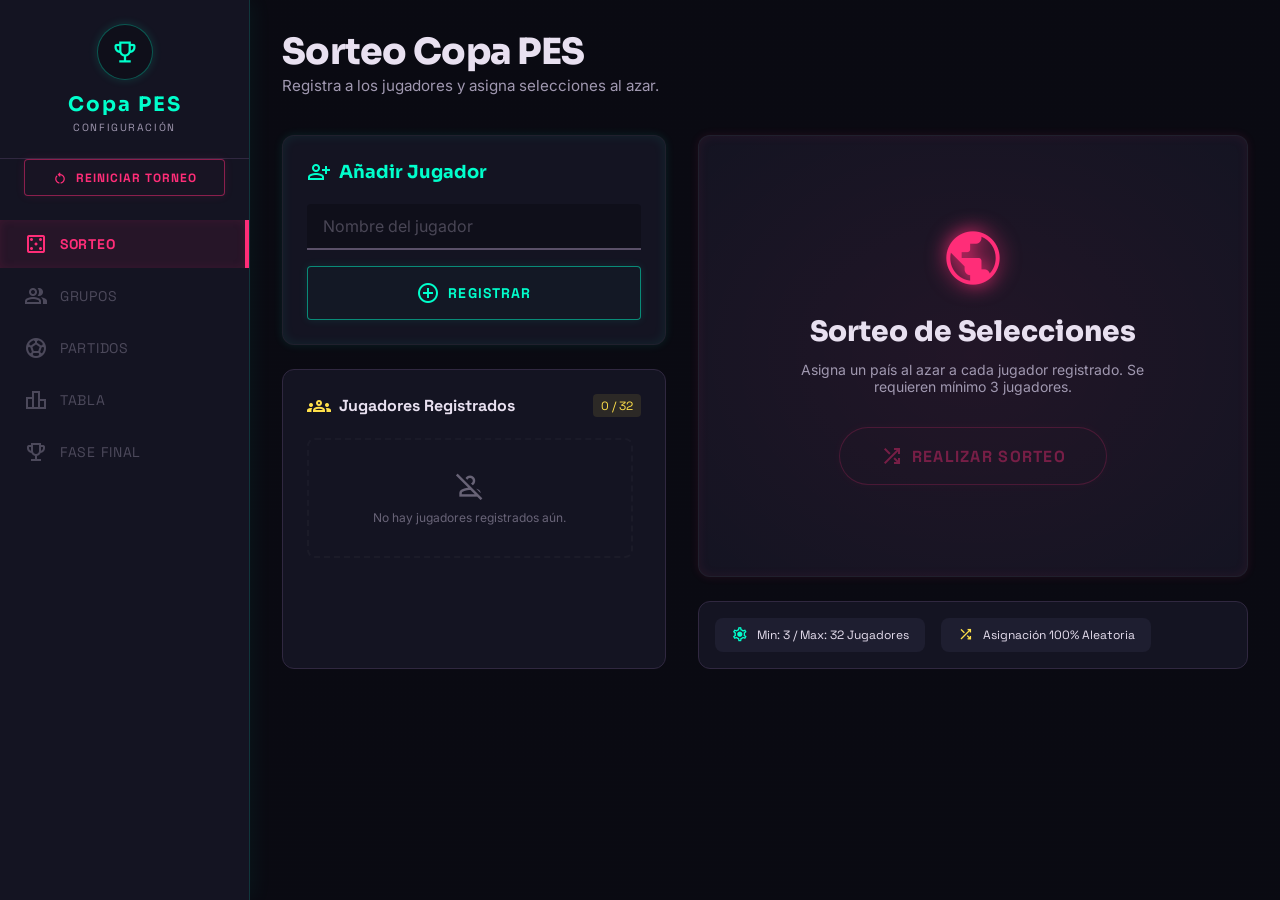
<file: index.html>
<!DOCTYPE html>
<html class="dark" lang="es">
<head>
    <meta charset="utf-8">
    <meta content="width=device-width, initial-scale=1.0" name="viewport">
    <title>Sorteo - Copa PES</title>
    <!-- Google Fonts & Material Symbols -->
    <link href="https://fonts.googleapis.com/css2?family=Sora:wght@400;600;700;800&family=Inter:wght@400;500;600&family=Space+Grotesk:wght@400;500;700&display=swap" rel="stylesheet">
    <link href="https://fonts.googleapis.com/css2?family=Material+Symbols+Outlined:wght,FILL@100..700,0..1&display=swap" rel="stylesheet">
    <!-- Custom Pure CSS -->
    <link rel="stylesheet" href="css/style.css">
</head>
<body>
    <!-- TopNavBar (Mobile Only) -->
    <nav class="mobile-header">
        <div class="neon-text-primary" style="font-family: var(--font-headline); font-weight: 900; font-size: 1.5rem; font-style: italic; letter-spacing: -0.05em;">Copa PES</div>
        <div>
            <button onclick="resetTournament()" class="btn btn-xs btn-primary">
                <span class="material-symbols-outlined" style="font-size: 1.25rem;">restart_alt</span>
            </button>
        </div>
    </nav>
    
    <!-- Mobile Top Nav Links (Scrollable) -->
    <div class="mobile-nav-scroll">
        <a class="mobile-nav-link active" href="index.html">Sorteo</a>
        <a class="mobile-nav-link" id="mobile-link-grupos" href="fase-de-grupos.html">Grupos</a>
        <a class="mobile-nav-link" id="mobile-link-partidos" href="partidos.html">Partidos</a>
        <a class="mobile-nav-link" id="mobile-link-tabla" href="tabla.html">Tabla</a>
        <a class="mobile-nav-link" id="mobile-link-fasefinal" href="fase-final.html">Fase Final</a>
    </div>

    <div class="app-container">
        <!-- SideNavBar (Desktop Only) -->
        <aside class="desktop-sidebar">
            <div class="sidebar-header">
                <div class="sidebar-logo-icon">
                    <span class="material-symbols-outlined text-secondary" style="font-size: 1.75rem;">emoji_events</span>
                </div>
                <div class="text-center">
                    <h1 class="neon-text-secondary" style="font-size: 1.25rem; letter-spacing: 0.1em;">Copa PES</h1>
                    <p class="font-label uppercase tracking-widest" style="font-size: 0.65rem; color: var(--on-surface-variant); margin-top: 0.25rem;">Configuración</p>
                </div>
            </div>
            
            <div style="padding: 0 1.5rem;">
                <button onclick="resetTournament()" class="btn btn-primary w-full" style="padding: 0.6rem; font-size: 0.75rem;">
                    <span class="material-symbols-outlined" style="font-size: 1rem;">restart_alt</span>
                    Reiniciar Torneo
                </button>
            </div>
            
            <nav class="sidebar-nav" id="navLinks">
                <a class="sidebar-nav-link active-primary" href="index.html">
                    <span class="material-symbols-outlined">casino</span>
                    <span>Sorteo</span>
                </a>
                <a class="sidebar-nav-link" id="link-grupos" href="fase-de-grupos.html">
                    <span class="material-symbols-outlined">group</span>
                    <span>Grupos</span>
                </a>
                <a class="sidebar-nav-link" id="link-partidos" href="partidos.html">
                    <span class="material-symbols-outlined">sports_soccer</span>
                    <span>Partidos</span>
                </a>
                <a class="sidebar-nav-link" id="link-tabla" href="tabla.html">
                    <span class="material-symbols-outlined">leaderboard</span>
                    <span>Tabla</span>
                </a>
                <a class="sidebar-nav-link" id="link-fasefinal" href="fase-final.html">
                    <span class="material-symbols-outlined">emoji_events</span>
                    <span>Fase Final</span>
                </a>
            </nav>
        </aside>

        <!-- Main Content Canvas -->
        <main class="main-content">
            <header class="page-header">
                <div>
                    <h2 class="page-title neon-text-primary" id="pageTitle">Sorteo Copa PES</h2>
                    <p class="page-subtitle" id="pageSubtitle">Registra a los jugadores y asigna selecciones al azar.</p>
                </div>
            </header>

            <div class="grid-container cols-12">
                <!-- Left Panel: Registration & Player List -->
                <section class="col-span-5" id="leftSection" style="display: flex; flex-direction: column; gap: 1.5rem;">
                    <!-- Registration Form -->
                    <div class="card neon-border-secondary" id="registrationCard">
                        <h3 class="card-title neon-text-secondary">
                            <span class="material-symbols-outlined">person_add</span>
                            Añadir Jugador
                        </h3>
                        <div class="form-group">
                            <input class="cyber-input" id="playerName" placeholder="Nombre del jugador" type="text" autocomplete="off">
                            <div id="registrationMsg" class="text-xs text-error hidden"></div>
                            <button class="btn btn-secondary w-full" id="addPlayerBtn" style="margin-top: 0.5rem;">
                                <span class="material-symbols-outlined">add_circle</span>
                                Registrar
                            </button>
                        </div>
                    </div>

                    <!-- Player List -->
                    <div class="card" style="flex: 1; display: flex; flex-direction: column; min-height: 300px; border-color: var(--outline-variant);">
                        <div style="display: flex; justify-content: space-between; align-items: center; margin-bottom: 1.25rem;">
                            <h3 class="font-label font-bold text-on-surface" style="font-size: 1rem; display: flex; align-items: center; gap: 0.5rem;">
                                <span class="material-symbols-outlined text-tertiary">groups</span>
                                Jugadores Registrados
                            </h3>
                            <span class="neon-text-tertiary font-label text-xs" id="playerCounter" style="background: rgba(255,224,74,0.1); padding: 0.2rem 0.5rem; border-radius: 4px;">0 / 32</span>
                        </div>
                        
                        <div class="custom-scrollbar" id="playerList" style="flex: 1; overflow-y: auto; padding-right: 0.5rem; display: flex; flex-direction: column; gap: 0.75rem;">
                            <!-- Empty State -->
                            <div id="emptyState" style="height: 120px; display: flex; flex-direction: column; align-items: center; justify-content: center; color: var(--on-surface-variant); opacity: 0.6; border: 2px dashed rgba(255,255,255,0.05); border-radius: 0.5rem;">
                                <span class="material-symbols-outlined" style="font-size: 2rem; margin-bottom: 0.5rem;">person_off</span>
                                <p class="text-xs">No hay jugadores registrados aún.</p>
                            </div>
                        </div>
                    </div>
                </section>

                <!-- Right Panel: Visualization / Group Draw -->
                <section class="col-span-7" id="rightSection" style="display: flex; flex-direction: column; gap: 1.5rem;">
                    <!-- Dynamic Draw Area -->
                    <div class="card neon-border-primary" id="drawBox" style="flex: 1; min-height: 420px; display: flex; flex-direction: column; align-items: center; justify-content: center;">
                        <div style="position: absolute; inset: 0; background: radial-gradient(ellipse at center, rgba(255,45,120,0.06), transparent); pointer-events: none;"></div>
                        
                        <div class="text-center w-full" id="drawContent" style="position: relative; z-index: 10; display: flex; flex-direction: column; align-items: center;">
                            <!-- Phase 1: Draw country trigger -->
                            <div id="drawPhaseCountry" style="display: flex; flex-direction: column; align-items: center;">
                                <span class="material-symbols-outlined text-primary" style="font-size: 4rem; margin-bottom: 1.5rem; filter: drop-shadow(0 0 10px var(--primary));">public</span>
                                <h3 style="font-size: 1.75rem; font-weight: 800; color: var(--on-surface); margin-bottom: 0.5rem;">Sorteo de Selecciones</h3>
                                <p class="page-subtitle" style="margin-bottom: 2rem; max-width: 380px; font-size: 0.875rem;">Asigna un país al azar a cada jugador registrado. Se requieren mínimo 3 jugadores.</p>
                                <button onclick="tryStartCountryDraw()" class="btn btn-pill btn-primary" id="drawTeamsBtn">
                                    <span class="material-symbols-outlined">shuffle</span>
                                    Realizar Sorteo
                                </button>
                            </div>
                        </div>
                    </div>

                    <!-- Config indicator footer panel -->
                    <div class="card" style="padding: 1rem; display: flex; gap: 1rem; overflow-x: auto; border-color: var(--outline-variant);">
                        <div style="display: flex; align-items: center; gap: 0.5rem; background-color: var(--surface-variant); padding: 0.5rem 1rem; border-radius: 0.5rem; white-space: nowrap;">
                            <span class="material-symbols-outlined text-secondary" style="font-size: 1.1rem;">settings</span>
                            <span class="font-label text-xs" id="infoMinMax">Min: 3 / Max: 32 Jugadores</span>
                        </div>
                        <div style="display: flex; align-items: center; gap: 0.5rem; background-color: var(--surface-variant); padding: 0.5rem 1rem; border-radius: 0.5rem; white-space: nowrap;">
                            <span class="material-symbols-outlined text-tertiary" style="font-size: 1.1rem;">shuffle</span>
                            <span class="font-label text-xs">Asignación 100% Aleatoria</span>
                        </div>
                    </div>
                </section>
            </div>
        </main>
    </div>

    <script src="js/app.js"></script>
    <script>
        let state = loadState();

        document.addEventListener('DOMContentLoaded', () => {
            checkPhaseRedirect();
            renderInitialUI();

            const input = document.getElementById('playerName');
            const addBtn = document.getElementById('addPlayerBtn');

            addBtn.addEventListener('click', () => {
                const name = input.value.trim();
                const res = addPlayer(state, name);
                const msgBox = document.getElementById('registrationMsg');
                
                if (res.success) {
                    msgBox.classList.add('hidden');
                    input.value = '';
                    renderPlayerList();
                    updateDrawButtonState();
                } else {
                    msgBox.textContent = res.message;
                    msgBox.classList.remove('hidden');
                }
            });

            input.addEventListener('keypress', (e) => {
                if (e.key === 'Enter') addBtn.click();
            });
        });

        function renderInitialUI() {
            renderPlayerList();
            updateDrawButtonState();
            updateNavigationLinks();

            if (state.currentPhase === "grupos_sorteo") {
                renderGroupDrawUI();
            }
        }

        function updateNavigationLinks() {
            const hasGroups = state.groups && state.groups.length > 0;

            const ids = ["link-grupos", "link-partidos", "link-tabla", "link-fasefinal", "mobile-link-grupos", "mobile-link-partidos"];
            ids.forEach(id => {
                const el = document.getElementById(id);
                if (el) {
                    if (hasGroups) {
                        el.style.opacity = '1';
                        el.style.pointerEvents = 'auto';
                    } else {
                        el.style.opacity = '0.4';
                        el.style.pointerEvents = 'none';
                    }
                }
            });
        }

        function renderPlayerList(revealedCount = null) {
            const list = document.getElementById('playerList');
            const counter = document.getElementById('playerCounter');

            if (state.players.length === 0) {
                list.innerHTML = `
                    <div id="emptyState" style="height: 120px; display: flex; flex-direction: column; align-items: center; justify-content: center; color: var(--on-surface-variant); opacity: 0.6; border: 2px dashed rgba(255,255,255,0.05); border-radius: 0.5rem;">
                        <span class="material-symbols-outlined" style="font-size: 2rem; margin-bottom: 0.5rem;">person_off</span>
                        <p class="text-xs">No hay jugadores registrados aún.</p>
                    </div>
                `;
                counter.textContent = "0 / 32";
                return;
            }

            list.innerHTML = '';

            state.players.forEach((player, index) => {
                const item = document.createElement('div');
                item.className = 'match-item';
                item.style.cursor = 'default';
                item.style.animation = 'fadeIn 0.3s ease-out forwards';
                
                const showTeam = player.team && (revealedCount === null || index < revealedCount);
                
                let teamInfo = '';
                if (showTeam) {
                    teamInfo = `
                        <div style="display: flex; align-items: center; gap: 0.5rem; margin-left: 1rem; background: rgba(255,45,120,0.1); padding: 0.25rem 0.5rem; border-radius: 4px; border: 1px solid rgba(255,45,120,0.2);">
                            <img src="https://flagcdn.com/w40/${player.team.code}.png" class="flag-img" style="width: 1.25rem; height: 0.8rem;">
                            <span class="font-label uppercase text-primary font-bold text-xs" style="letter-spacing: 0.05em;">${player.team.name}</span>
                        </div>
                    `;
                }

                item.innerHTML = `
                    <div style="display: flex; align-items: center; gap: 0.75rem; flex: 1;">
                        <div style="width: 2rem; height: 2rem; border-radius: 4px; background: rgba(0,255,204,0.1); display: flex; align-items: center; justify-content: center; text-align: center; color: var(--secondary); font-family: var(--font-headline); font-weight: 800; font-size: 0.875rem; border: 1px solid rgba(0,255,204,0.2);">${index + 1}</div>
                        <span style="font-weight: 600; color: var(--on-surface); font-size: 0.95rem;">${player.name}</span>
                        ${teamInfo}
                    </div>
                    ${state.currentPhase === 'sorteo' && revealedCount === null ? `
                        <button onclick="deletePlayer('${player.id}')" style="background: none; border: none; color: var(--on-surface-variant); cursor: pointer; transition: color 0.2s;" onmouseover="this.style.color='var(--error)'" onmouseout="this.style.color='var(--on-surface-variant)'">
                            <span class="material-symbols-outlined" style="font-size: 1.1rem;">close</span>
                        </button>
                    ` : ''}
                `;
                list.appendChild(item);
            });

            counter.textContent = `${state.players.length} / 32`;
        }

        function deletePlayer(id) {
            state = removePlayer(state, id);
            renderPlayerList();
            updateDrawButtonState();
        }

        function updateDrawButtonState() {
            const btn = document.getElementById('drawTeamsBtn');
            if (btn) {
                btn.disabled = state.players.length < 3;
            }
        }

        function startCountryDrawAnimation() {
            const drawContent = document.getElementById('drawContent');
            const regCard = document.getElementById('registrationCard');
            
            if (regCard) {
                regCard.style.opacity = '0.3';
                regCard.style.pointerEvents = 'none';
            }

            performSorteoEquipos(state);
            renderPlayerList(0); // Render list with 0 revealed teams

            let playerIdx = 0;
            drawNextPlayerCountry();

            function drawNextPlayerCountry() {
                if (playerIdx >= state.players.length) {
                    setTimeout(() => {
                        renderGroupDrawUI();
                        renderPlayerList();
                    }, 1000);
                    return;
                }

                const player = state.players[playerIdx];
                let cycleIdx = 0;
                let duration = 60;
                const totalCycles = 12;

                drawContent.innerHTML = `
                    <div style="display: flex; flex-direction: column; align-items: center; width: 100%;">
                        <h4 class="font-label uppercase text-secondary tracking-widest" style="font-size: 0.75rem; margin-bottom: 0.5rem;">Asignando Selección Para:</h4>
                        <h3 class="neon-text-secondary" style="font-size: 2.25rem; font-weight: 900; margin-bottom: 2rem;">${player.name}</h3>
                        
                        <div id="flagDisplay" style="position: relative; width: 220px; height: 160px; background-color: var(--surface-variant); border: 2px solid rgba(0,255,204,0.4); border-radius: 0.75rem; display: flex; flex-direction: column; align-items: center; justify-content: center; box-shadow: 0 0 20px rgba(0,255,204,0.08); transition: all 0.3s;">
                            <img src="https://flagcdn.com/w160/ar.png" id="animFlag" class="sorteo-cycling" style="width: 120px; height: 75px; object-fit: cover; border-radius: 4px; box-shadow: 0 4px 10px rgba(0,0,0,0.3);">
                            <span id="animName" class="font-label uppercase tracking-wider text-on-background font-bold text-sm" style="margin-top: 1rem;">Argentina</span>
                        </div>
                    </div>
                `;

                const animFlag = document.getElementById('animFlag');
                const animName = document.getElementById('animName');

                function cycle() {
                    const randomTeam = TEAMS_DATABASE[Math.floor(Math.random() * TEAMS_DATABASE.length)];
                    animFlag.src = `https://flagcdn.com/w160/${randomTeam.code}.png`;
                    animName.textContent = randomTeam.name;

                    cycleIdx++;
                    if (cycleIdx < totalCycles) {
                        duration += 15;
                        setTimeout(cycle, duration);
                    } else {
                        // Real country
                        animFlag.classList.remove('sorteo-cycling');
                        animFlag.src = `https://flagcdn.com/w160/${player.team.code}.png`;
                        animName.textContent = player.team.name;
                        
                        const display = document.getElementById('flagDisplay');
                        display.style.borderColor = 'var(--primary)';
                        display.style.boxShadow = '0 0 30px rgba(255,45,120,0.3)';
                        
                        animName.className = "neon-text-primary";
                        animName.style.fontSize = "1.1rem";
                        animName.style.fontWeight = "900";
                        animName.style.letterSpacing = "0.08em";
                        animName.style.marginTop = "1rem";
                        animName.style.textTransform = "uppercase";

                        renderPlayerList(playerIdx + 1); // Reveal this player's country in list dynamically!

                        playerIdx++;
                        setTimeout(drawNextPlayerCountry, 1200);
                    }
                }
                
                setTimeout(cycle, duration);
            }
        }

        function renderGroupDrawUI() {
            document.getElementById('pageTitle').textContent = "Sorteo de Grupos";
            document.getElementById('pageSubtitle').textContent = "Distribuye las selecciones en sus respectivos grupos para iniciar el torneo.";

            const regCard = document.getElementById('registrationCard');
            if (regCard) {
                regCard.style.opacity = '1';
                regCard.style.pointerEvents = 'auto';
                regCard.style.borderColor = 'rgba(255,255,255,0.05)';
                regCard.innerHTML = `
                    <div class="text-center" style="padding: 1.5rem 0; opacity: 0.6;">
                        <span class="material-symbols-outlined" style="font-size: 2.5rem; color: var(--outline); margin-bottom: 0.5rem;">lock</span>
                        <p class="font-label uppercase font-bold text-xs" style="color: var(--outline); letter-spacing: 0.1em;">Registro Cerrado</p>
                        <p class="text-xs text-on-surface-variant mt-1" style="font-size: 0.75rem;">${state.players.length} jugadores listos</p>
                    </div>
                `;
            }

            const drawContent = document.getElementById('drawContent');
            const N = state.players.length;
            const config = getTournamentConfig(N);

            drawContent.innerHTML = `
                <div style="display: flex; flex-direction: column; align-items: center; width: 100%;">
                    <span class="material-symbols-outlined text-tertiary" style="font-size: 4rem; margin-bottom: 1.5rem; filter: drop-shadow(0 0 10px var(--tertiary));">group_work</span>
                    <h3 style="font-size: 1.75rem; font-weight: 800; color: var(--on-surface); margin-bottom: 0.5rem;">Distribución de Grupos</h3>
                    <p class="page-subtitle" style="margin-bottom: 2rem; max-width: 420px; font-size: 0.875rem;">
                        El torneo se dividirá en <strong class="text-secondary">${config.G} grupo(s)</strong>.
                        Clasifican los mejores <strong class="text-tertiary">${config.K} equipos</strong> a la Fase Final (${config.round === 'final' ? 'Gran Final' : config.round === 'sf' ? 'Semifinales' : 'Cuartos'}).
                    </p>
                    
                    <button onclick="tryStartGroupDraw()" class="btn btn-pill btn-secondary" id="drawGroupsBtn">
                        <span class="material-symbols-outlined">grid_view</span>
                        Sortear Grupos
                    </button>
                </div>
            `;
        }

        function startGroupDrawAnimation() {
            const drawContent = document.getElementById('drawContent');
            
            performSorteoGrupos(state);

            drawContent.innerHTML = `
                <div style="width: 100%; display: flex; flex-direction: column; align-items: center;">
                    <h3 class="neon-text-secondary uppercase" style="font-size: 1.25rem; font-weight: 900; margin-bottom: 1.5rem; animation: blink 1s infinite;">Sorteando Grupos...</h3>
                    <div id="groupsContainer" style="display: grid; grid-template-columns: 1fr; gap: 1rem; width: 100%; max-width: 580px;">
                        <!-- Groups injected dynamically -->
                    </div>
                </div>
            `;

            const container = document.getElementById('groupsContainer');
            // If more than 2 groups, adjust grid columns
            if (state.groups.length > 2) {
                container.style.gridTemplateColumns = "1fr 1fr";
            }
            if (window.innerWidth < 640) {
                container.style.gridTemplateColumns = "1fr";
            }

            let grpIdx = 0;
            showNextGroup();

            function showNextGroup() {
                if (grpIdx >= state.groups.length) {
                    setTimeout(() => {
                        const actionDiv = document.createElement('div');
                        actionDiv.style.gridColumn = '1 / -1';
                        actionDiv.style.display = 'flex';
                        actionDiv.style.flexDirection = 'column';
                        actionDiv.style.alignItems = 'center';
                        actionDiv.style.marginTop = '1.5rem';
                        actionDiv.style.animation = 'fadeIn 0.5s ease-out forwards';
                        actionDiv.innerHTML = `
                            <button onclick="startTournamentPlay()" class="btn btn-pill btn-primary" style="font-size: 1.25rem; padding: 1.25rem 3rem; box-shadow: 0 0 25px rgba(255,45,120,0.25);">
                                INICIAR TORNEO
                            </button>
                        `;
                        container.appendChild(actionDiv);
                    }, 500);
                    return;
                }

                const group = state.groups[grpIdx];
                const card = document.createElement('div');
                card.className = 'card high';
                card.style.padding = '1rem';
                card.style.textAlign = 'left';
                card.style.opacity = '0';
                card.style.transform = 'translateY(15px)';
                card.style.transition = 'all 0.4s ease';
                
                let teamsListHTML = '';
                group.teams.forEach(t => {
                    teamsListHTML += `
                        <div style="display: flex; align-items: center; gap: 0.5rem; padding: 0.4rem 0; border-bottom: 1px solid rgba(255,255,255,0.03);">
                            <img src="https://flagcdn.com/w40/${t.code}.png" class="flag-img" style="width: 1.1rem; height: 0.7rem;">
                            <div style="overflow: hidden;">
                                <p style="font-size: 0.8rem; font-weight: 700; color: var(--on-surface); overflow: hidden; text-overflow: ellipsis; white-space: nowrap;">${t.name}</p>
                                <p class="font-label" style="font-size: 0.6rem; color: var(--on-surface-variant); text-transform: uppercase; margin-top: -0.1rem;">${t.playerName}</p>
                            </div>
                        </div>
                    `;
                });

                card.innerHTML = `
                    <h4 class="font-headline neon-text-secondary" style="font-size: 0.95rem; font-weight: 900; border-bottom: 1px solid rgba(0,255,204,0.2); padding-bottom: 0.4rem; margin-bottom: 0.5rem; letter-spacing: 0.08em; text-transform: uppercase;">${group.name}</h4>
                    <div style="display: flex; flex-direction: column;">
                        ${teamsListHTML}
                    </div>
                `;

                container.appendChild(card);
                
                setTimeout(() => {
                    card.style.opacity = '1';
                    card.style.transform = 'translateY(0)';
                }, 50);

                grpIdx++;
                setTimeout(showNextGroup, 500);
            }
        }

        function startTournamentPlay() {
            window.location.href = "fase-de-grupos.html";
        }

        function tryStartCountryDraw() {
            const hasTeams = state.players.some(p => p.team !== null);
            if (hasTeams) {
                showCustomModal({
                    title: '¿Reiniciar Sorteo?',
                    message: 'Ya se han asignado selecciones a los jugadores. Si continúas, se borrarán las asignaciones y se realizará un nuevo sorteo. ¿Deseas continuar?',
                    icon: 'warning',
                    type: 'confirm',
                    onConfirm: () => {
                        startCountryDrawAnimation();
                    }
                });
            } else {
                startCountryDrawAnimation();
            }
        }

        function tryStartGroupDraw() {
            const hasGroups = state.groups && state.groups.length > 0;
            if (hasGroups) {
                showCustomModal({
                    title: '¿Reiniciar Sorteo de Grupos?',
                    message: 'Los grupos ya han sido sorteados. Si procedes, se borrarán todos los grupos y el progreso actual de los partidos. ¿Deseas continuar?',
                    icon: 'warning',
                    type: 'confirm',
                    onConfirm: () => {
                        startGroupDrawAnimation();
                    }
                });
            } else {
                startGroupDrawAnimation();
            }
        }

        function showCustomModal(options) {
            const modal = document.getElementById('customModal');
            const titleEl = document.getElementById('customModalTitle');
            const messageEl = document.getElementById('customModalMessage');
            const iconEl = document.getElementById('customModalIcon');
            const confirmBtn = document.getElementById('customModalConfirmBtn');
            const cancelBtn = document.getElementById('customModalCancelBtn');
            
            titleEl.textContent = options.title || 'Alerta';
            messageEl.textContent = options.message || '';
            iconEl.textContent = options.icon || 'warning';
            iconEl.className = `material-symbols-outlined ${options.iconClass || 'text-primary'}`;
            
            // Adjust modal border color based on theme
            const contentBox = modal.querySelector('.modal-content');
            if (options.type === 'confirm') {
                contentBox.style.borderColor = 'rgba(255, 45, 120, 0.4)';
                contentBox.style.boxShadow = '0 0 25px rgba(255, 45, 120, 0.15)';
                cancelBtn.style.display = 'inline-block';
            } else if (options.type === 'success') {
                contentBox.style.borderColor = 'rgba(0, 255, 204, 0.4)';
                contentBox.style.boxShadow = '0 0 25px rgba(0, 255, 204, 0.15)';
                cancelBtn.style.display = 'none';
                iconEl.className = 'material-symbols-outlined text-secondary';
            } else {
                contentBox.style.borderColor = 'rgba(255, 224, 74, 0.4)';
                contentBox.style.boxShadow = '0 0 25px rgba(255, 224, 74, 0.15)';
                cancelBtn.style.display = 'none';
            }
            
            confirmBtn.onclick = () => {
                modal.classList.add('hidden');
                if (options.onConfirm) options.onConfirm();
            };
            
            cancelBtn.onclick = () => {
                modal.classList.add('hidden');
                if (options.onCancel) options.onCancel();
            };
            
            modal.classList.remove('hidden');
        }
    </script>

    <!-- Reusable Custom Alert/Confirm Modal -->
    <div id="customModal" class="modal-overlay hidden" style="z-index: 150;">
        <div class="modal-content" style="max-width: 420px; border-color: rgba(255, 45, 120, 0.4); box-shadow: 0 0 25px rgba(255, 45, 120, 0.15); background: rgba(20, 20, 34, 0.95); backdrop-filter: blur(10px);">
            <div style="display: flex; align-items: center; gap: 0.75rem; margin-bottom: 1rem;">
                <span id="customModalIcon" class="material-symbols-outlined text-primary" style="font-size: 2rem;">warning</span>
                <h3 id="customModalTitle" class="font-headline font-bold text-on-surface text-lg">Alerta</h3>
            </div>
            <p id="customModalMessage" class="font-body text-on-surface-variant text-sm" style="margin-bottom: 1.5rem; line-height: 1.5;"></p>
            <div style="display: flex; justify-content: flex-end; gap: 0.75rem;" id="customModalActions">
                <button id="customModalCancelBtn" class="btn btn-xs" style="border: 1px solid var(--outline); color: var(--on-surface-variant); padding: 0.5rem 1rem; font-size: 0.75rem; background: transparent; cursor: pointer;">Cancelar</button>
                <button id="customModalConfirmBtn" class="btn btn-xs btn-primary" style="padding: 0.5rem 1.25rem; font-size: 0.75rem; font-weight: 700; cursor: pointer;">Aceptar</button>
            </div>
        </div>
    </div>
</body>
</html>
</file>
<file: css/style.css>
/* Copa PES - Unified Style Sheet */
/* Cyberpunk / Neon Theme - Pure CSS */

@import url('https://fonts.googleapis.com/css2?family=Sora:wght@400;600;700;800&family=Inter:wght@400;500;600&family=Space+Grotesk:wght@400;500;700&display=swap');
@import url('https://fonts.googleapis.com/css2?family=Material+Symbols+Outlined:wght,FILL@100..700,0..1&display=swap');

:root {
  --background: #0a0a12;
  --surface: #0f0f1a;
  --surface-container: #141422;
  --surface-container-high: #1e1e30;
  --surface-container-low: #111118;
  --surface-container-lowest: #0a0a12;
  --surface-dim: #0f0f1a;
  --surface-variant: #1e1e30;
  --surface-bright: #1a1a2e;
  
  --primary: #ff2d78;        /* Magenta Neon */
  --primary-container: #b3004e;
  --secondary: #00ffcc;      /* Cyan Neon */
  --secondary-container: #004d3d;
  --tertiary: #ffe04a;       /* Amarillo Neon */
  
  --outline: #5a5068;
  --outline-variant: #302840;
  
  --on-background: #e8e0f0;
  --on-surface: #e8e0f0;
  --on-surface-variant: #a098b0;
  --error: #ff4444;
  --error-bg: #3d0f0f;
  
  --font-headline: 'Sora', sans-serif;
  --font-body: 'Inter', sans-serif;
  --font-label: 'Space Grotesk', sans-serif;

  --sidebar-width: 250px;
}

/* Base resets */
* {
  box-sizing: border-box;
  margin: 0;
  padding: 0;
}

body {
  background-color: var(--background);
  color: var(--on-background);
  font-family: var(--font-body);
  min-height: 100vh;
  display: flex;
  flex-direction: column;
  overflow-x: hidden;
  position: relative;
  -webkit-font-smoothing: antialiased;
  background-image: 
    linear-gradient(rgba(10, 10, 18, 0.96), rgba(10, 10, 18, 0.96)),
    repeating-linear-gradient(0deg, transparent, transparent 2px, rgba(0, 255, 204, 0.02) 2px, rgba(0, 255, 204, 0.02) 4px);
  background-size: 100% 100%, 100% 4px;
}

/* Typography helper classes */
h1, h2, h3, h4, h5, h6 {
  font-family: var(--font-headline);
  font-weight: 700;
}

.font-label {
  font-family: var(--font-label);
}

.uppercase {
  text-transform: uppercase;
}

.tracking-widest {
  letter-spacing: 0.15em;
}

.tracking-wider {
  letter-spacing: 0.08em;
}

/* Neon Glows */
.neon-text-primary {
  color: var(--primary);
}

.neon-text-secondary {
  color: var(--secondary);
}

.neon-text-tertiary {
  color: var(--tertiary);
}

.neon-border-primary {
  border: 1px solid rgba(255, 45, 120, 0.4);
  box-shadow: inset 0 0 12px rgba(255, 45, 120, 0.08), 0 0 10px rgba(255, 45, 120, 0.1);
}

.neon-border-secondary {
  border: 1px solid rgba(0, 255, 204, 0.4);
  box-shadow: inset 0 0 12px rgba(0, 255, 204, 0.08), 0 0 10px rgba(0, 255, 204, 0.1);
}

.neon-border-tertiary {
  border: 1px solid rgba(255, 224, 74, 0.4);
  box-shadow: inset 0 0 12px rgba(255, 224, 74, 0.08), 0 0 10px rgba(255, 224, 74, 0.1);
}

/* Layout structural system */
.app-container {
  display: flex;
  flex: 1;
  width: 100%;
  position: relative;
}

/* Desktop Sidebar */
.desktop-sidebar {
  width: var(--sidebar-width);
  height: 100vh;
  position: fixed;
  left: 0;
  top: 0;
  z-index: 40;
  background-color: var(--surface-container);
  border-right: 1px solid rgba(0, 255, 204, 0.15);
  box-shadow: 4px 0 20px rgba(0, 255, 204, 0.05);
  display: flex;
  flex-direction: column;
}

.sidebar-header {
  padding: 1.5rem;
  border-bottom: 1px solid var(--outline-variant);
  display: flex;
  flex-direction: column;
  align-items: center;
  gap: 0.75rem;
}

.sidebar-logo-icon {
  width: 3.5rem;
  height: 3.5rem;
  border-radius: 50%;
  background-color: var(--surface-dim);
  display: flex;
  align-items: center;
  justify-content: center;
  border: 1px solid rgba(0, 255, 204, 0.3);
  box-shadow: 0 0 10px rgba(0, 255, 204, 0.15);
}

.sidebar-logo-icon.primary {
  border-color: rgba(255, 45, 120, 0.3);
  box-shadow: 0 0 10px rgba(255, 45, 120, 0.15);
}

.sidebar-nav {
  display: flex;
  flex-direction: column;
  gap: 0.25rem;
  padding: 1.5rem 0;
  flex: 1;
  overflow-y: auto;
}

.sidebar-nav-link {
  display: flex;
  align-items: center;
  gap: 0.75rem;
  padding: 0.75rem 1.5rem;
  color: var(--on-surface-variant);
  font-family: var(--font-label);
  font-size: 0.875rem;
  text-transform: uppercase;
  text-decoration: none;
  transition: all 0.25s ease;
  letter-spacing: 0.05em;
}

.sidebar-nav-link:hover {
  background-color: rgba(0, 255, 204, 0.04);
  color: var(--secondary);
  padding-left: 1.75rem;
}

.sidebar-nav-link.active {
  background-color: rgba(0, 255, 204, 0.08);
  color: var(--secondary);
  border-right: 4px solid var(--secondary);
  box-shadow: inset 0 0 10px rgba(0, 255, 204, 0.1);
  font-weight: 700;
}

.sidebar-nav-link.active-primary {
  background-color: rgba(255, 45, 120, 0.08);
  color: var(--primary);
  border-right: 4px solid var(--primary);
  box-shadow: inset 0 0 10px rgba(255, 45, 120, 0.1);
  font-weight: 700;
}

.sidebar-footer {
  padding: 1.5rem;
  border-top: 1px solid var(--outline-variant);
}

/* Mobile Header / Navigation */
.mobile-header {
  display: none;
  justify-content: space-between;
  align-items: center;
  padding: 1rem 1.5rem;
  background-color: rgba(10, 10, 18, 0.9);
  backdrop-filter: blur(10px);
  border-bottom: 1px solid rgba(255, 45, 120, 0.2);
  box-shadow: 0 0 15px rgba(255, 45, 120, 0.15);
  position: sticky;
  top: 0;
  z-index: 50;
}

.mobile-nav-scroll {
  display: none;
  overflow-x: auto;
  white-space: nowrap;
  background-color: var(--surface-container);
  border-bottom: 1px solid rgba(255, 255, 255, 0.05);
  padding: 0.5rem 1rem;
  gap: 1.5rem;
  position: sticky;
  top: 57px; /* Heights of mobile header */
  z-index: 45;
}

.mobile-nav-link {
  display: inline-block;
  color: var(--on-surface-variant);
  font-family: var(--font-label);
  font-size: 0.75rem;
  text-transform: uppercase;
  text-decoration: none;
  padding: 0.25rem 0.5rem;
  letter-spacing: 0.08em;
  font-weight: 500;
}

.mobile-nav-link.active {
  color: var(--primary);
  border-bottom: 2px solid var(--primary);
  font-weight: 700;
}

/* Main Content Area */
.main-content {
  flex: 1;
  margin-left: var(--sidebar-width);
  padding: 2rem;
  overflow-y: auto;
  height: 100vh;
  position: relative;
  z-index: 10;
  display: flex;
  flex-direction: column;
}

.page-header {
  margin-bottom: 2.5rem;
  display: flex;
  justify-content: justify;
  align-items: flex-end;
  justify-content: space-between;
  gap: 1rem;
  flex-wrap: wrap;
}

.page-title {
  font-size: 2.25rem;
  font-weight: 800;
  letter-spacing: -0.02em;
  line-height: 1.1;
  color: var(--on-background);
}

.page-subtitle {
  color: var(--on-surface-variant);
  font-size: 0.95rem;
  margin-top: 0.25rem;
}

/* Custom Scrollbar Styles */
.custom-scrollbar::-webkit-scrollbar,
.main-content::-webkit-scrollbar,
.sidebar-nav::-webkit-scrollbar,
.mobile-nav-scroll::-webkit-scrollbar {
  width: 6px;
  height: 6px;
}

.custom-scrollbar::-webkit-scrollbar-track,
.main-content::-webkit-scrollbar-track,
.sidebar-nav::-webkit-scrollbar-track,
.mobile-nav-scroll::-webkit-scrollbar-track {
  background: rgba(30, 30, 48, 0.3);
  border-radius: 4px;
}

.custom-scrollbar::-webkit-scrollbar-thumb,
.main-content::-webkit-scrollbar-thumb,
.sidebar-nav::-webkit-scrollbar-thumb,
.mobile-nav-scroll::-webkit-scrollbar-thumb {
  background: rgba(90, 80, 104, 0.7);
  border-radius: 4px;
}

.custom-scrollbar::-webkit-scrollbar-thumb:hover,
.main-content::-webkit-scrollbar-thumb:hover,
.sidebar-nav::-webkit-scrollbar-thumb:hover,
.mobile-nav-scroll::-webkit-scrollbar-thumb:hover {
  background: var(--secondary);
}

/* Card components */
.card {
  background-color: var(--surface-container);
  border-radius: 0.75rem;
  padding: 1.5rem;
  border: 1px solid rgba(255, 255, 255, 0.05);
  position: relative;
  overflow: hidden;
  transition: all 0.3s cubic-bezier(0.16, 1, 0.3, 1);
}

.card.low {
  background-color: var(--surface-container-low);
}

.card.high {
  background-color: var(--surface-container-high);
}

.card-title {
  font-size: 1.125rem;
  font-weight: 700;
  margin-bottom: 1.25rem;
  display: flex;
  align-items: center;
  gap: 0.5rem;
}

/* Button Stylings */
.btn {
  display: inline-flex;
  align-items: center;
  justify-content: center;
  gap: 0.5rem;
  font-family: var(--font-label);
  font-size: 0.875rem;
  font-weight: 700;
  text-transform: uppercase;
  letter-spacing: 0.08em;
  padding: 0.875rem 1.75rem;
  border-radius: 0.25rem;
  cursor: pointer;
  transition: all 0.25s ease;
  user-select: none;
  background: transparent;
  border: 1px solid transparent;
  outline: none;
}

.btn:active {
  transform: scale(0.96);
}

.btn-primary {
  border-color: rgba(255, 45, 120, 0.5);
  color: var(--primary);
  background-color: rgba(255, 45, 120, 0.02);
  box-shadow: 0 0 10px rgba(255, 45, 120, 0.1);
}

.btn-primary:hover:not(:disabled) {
  background-color: rgba(255, 45, 120, 0.1);
  box-shadow: 0 0 16px rgba(255, 45, 120, 0.4);
  border-color: var(--primary);
}

.btn-secondary {
  border-color: rgba(0, 255, 204, 0.5);
  color: var(--secondary);
  background-color: rgba(0, 255, 204, 0.02);
  box-shadow: 0 0 10px rgba(0, 255, 204, 0.1);
}

.btn-secondary:hover:not(:disabled) {
  background-color: rgba(0, 255, 204, 0.1);
  box-shadow: 0 0 16px rgba(0, 255, 204, 0.4);
  border-color: var(--secondary);
}

.btn:disabled {
  opacity: 0.4;
  cursor: not-allowed;
}

.btn-pill {
  border-radius: 9999px;
  padding: 1rem 2.5rem;
  font-size: 1rem;
}

.btn-xs {
  padding: 0.4rem 0.8rem;
  font-size: 0.75rem;
}

/* Inputs and Forms */
.form-group {
  display: flex;
  flex-direction: column;
  gap: 0.5rem;
}

.cyber-input {
  width: 100%;
  background-color: var(--surface-dim);
  border: none;
  border-bottom: 2px solid var(--outline);
  color: var(--on-surface);
  font-family: var(--font-body);
  font-size: 1rem;
  padding: 0.75rem 1rem;
  border-radius: 0.25rem 0.25rem 0 0;
  transition: all 0.3s ease;
  outline: none;
}

.cyber-input::placeholder {
  color: rgba(160, 152, 176, 0.4);
}

.cyber-input:focus {
  border-bottom-color: var(--primary);
  box-shadow: 0 4px 12px rgba(255, 45, 120, 0.15);
  background-color: var(--surface-container-high);
}

.cyber-input.neon-text-secondary {
  color: var(--secondary);
}

.input-error {
  color: var(--error);
  font-size: 0.75rem;
  margin-top: 0.25rem;
}

/* Grid systems */
.grid-container {
  display: grid;
  grid-template-columns: 1fr;
  gap: 2rem;
}

@media (min-width: 1200px) {
  .grid-container.cols-12 {
    grid-template-columns: repeat(12, 1fr);
  }
  
  .col-span-5 {
    grid-column: span 5;
  }
  
  .col-span-7 {
    grid-column: span 7;
  }

  .grid-container.cols-3 {
    grid-template-columns: repeat(3, 1fr);
  }
  
  .col-span-2 {
    grid-column: span 2;
  }
}

@media (min-width: 768px) and (max-width: 1199px) {
  .grid-container.cols-3 {
    grid-template-columns: repeat(2, 1fr);
  }
}

/* Table styles */
.table-wrapper {
  overflow-x: auto;
  width: 100%;
}

.data-table {
  width: 100%;
  border-collapse: collapse;
  text-align: left;
  min-width: 800px;
}

.data-table th {
  background-color: var(--surface-container-high);
  border-bottom: 1px solid rgba(255, 255, 255, 0.05);
  padding: 1rem;
  font-family: var(--font-label);
  font-size: 0.75rem;
  text-transform: uppercase;
  letter-spacing: 0.1em;
  color: var(--on-surface-variant);
  font-weight: 700;
}

.data-table td {
  padding: 1rem;
  border-bottom: 1px solid rgba(255, 255, 255, 0.03);
  vertical-align: middle;
}

.data-table tr {
  transition: all 0.2s ease;
}

.data-table tr.table-row-hover:hover {
  background-color: rgba(255, 45, 120, 0.03);
}

.data-table tr.qualifier-row {
  background-color: rgba(0, 255, 204, 0.02);
}

.data-table tr.qualifier-row:hover {
  background-color: rgba(0, 255, 204, 0.04);
}

/* Match layout list */
.match-list {
  display: flex;
  flex-direction: column;
  gap: 0.75rem;
}

.match-item {
  background-color: var(--surface);
  padding: 1rem;
  border-radius: 0.375rem;
  border-left: 2px solid var(--outline);
  display: flex;
  align-items: center;
  justify-content: space-between;
  cursor: pointer;
  transition: all 0.2s ease;
}

.match-item:hover {
  border-left-color: var(--secondary);
  background-color: rgba(30, 30, 48, 0.5);
}

.match-item.selected {
  border-left-color: var(--primary);
  background-color: rgba(255, 45, 120, 0.04);
  box-shadow: 0 0 15px rgba(255, 45, 120, 0.05);
}

.match-teams-info {
  display: flex;
  align-items: center;
  flex: 1;
  gap: 1rem;
}

.match-team-slot {
  display: flex;
  align-items: center;
  width: 40%;
  gap: 0.5rem;
}

.match-team-slot.home {
  justify-content: flex-end;
  text-align: right;
}

.match-team-slot.away {
  justify-content: flex-start;
  text-align: left;
}

.match-team-name {
  font-family: var(--font-headline);
  font-weight: 700;
  font-size: 0.875rem;
  overflow: hidden;
  text-overflow: ellipsis;
  white-space: nowrap;
}

.match-score-badge {
  background-color: var(--surface-dim);
  border: 1px solid rgba(255, 255, 255, 0.05);
  border-radius: 0.25rem;
  padding: 0.25rem 0.75rem;
  font-family: var(--font-headline);
  font-weight: 800;
  font-size: 1rem;
  min-width: 3.5rem;
  text-align: center;
}

.match-score-badge.played {
  color: var(--secondary);
}

/* Modals */
.modal-overlay {
  position: fixed;
  inset: 0;
  z-index: 100;
  background-color: rgba(10, 10, 18, 0.85);
  backdrop-filter: blur(8px);
  display: flex;
  align-items: center;
  justify-content: center;
  padding: 1.5rem;
}

.modal-content {
  background: rgba(20, 20, 34, 0.8);
  border: 1px solid rgba(0, 255, 204, 0.3);
  box-shadow: 0 8px 32px 0 rgba(0, 0, 0, 0.6);
  border-radius: 0.75rem;
  padding: 2rem;
  width: 100%;
  max-width: 500px;
  position: relative;
  overflow: hidden;
}

/* Bracket tree layouts styles */
.bracket-scroll-wrapper {
  width: 100%;
  overflow-x: auto;
  position: relative;
  padding: 0.5rem 0;
  flex: 1;
}

.bracket-container {
  display: flex;
  justify-content: space-between;
  align-items: center;
  width: 100%;
  min-width: 900px;
  position: relative;
  min-height: 420px;
}

.bracket-col {
  display: flex;
  flex-direction: column;
  justify-content: space-around;
  height: 100%;
  width: 220px;
  z-index: 10;
  gap: 1rem;
}

/* Flag style helpers */
.flag-img {
  width: 1.5rem;
  height: 1rem;
  object-fit: cover;
  border-radius: 2px;
  border: 1px solid rgba(255, 255, 255, 0.1);
  box-shadow: 0 1px 3px rgba(0, 0, 0, 0.2);
}

.flag-img-lg {
  width: 2rem;
  height: 1.3rem;
}

/* Status Pill Indicators */
.status-pill {
  display: inline-flex;
  align-items: center;
  gap: 0.375rem;
  background-color: var(--surface-container-high);
  padding: 0.35rem 0.875rem;
  border-radius: 9999px;
  border: 1px solid var(--outline-variant);
  font-family: var(--font-label);
  font-size: 0.75rem;
  text-transform: uppercase;
  letter-spacing: 0.05em;
  font-weight: 700;
}

.status-pill .indicator-dot {
  width: 0.5rem;
  height: 0.5rem;
  border-radius: 50%;
  background-color: var(--outline);
}

.status-pill.active .indicator-dot {
  background-color: var(--secondary);
  box-shadow: 0 0 8px var(--secondary);
  animation: pulse-dot 2s infinite;
}

.status-pill.primary .indicator-dot {
  background-color: var(--primary);
  box-shadow: 0 0 8px var(--primary);
  animation: pulse-dot-primary 2s infinite;
}

@keyframes pulse-dot {
  0% { transform: scale(0.9); opacity: 0.8; }
  50% { transform: scale(1.15); opacity: 1; }
  100% { transform: scale(0.9); opacity: 0.8; }
}

@keyframes pulse-dot-primary {
  0% { transform: scale(0.9); opacity: 0.8; }
  50% { transform: scale(1.15); opacity: 1; }
  100% { transform: scale(0.9); opacity: 0.8; }
}

/* Standings bar charts */
.dg-bar-container {
  display: flex;
  align-items: center;
  justify-content: center;
  gap: 2px;
  width: 100%;
  height: 1rem;
}

.dg-bar-left, .dg-bar-right {
  flex: 1;
  height: 100%;
  display: flex;
  align-items: center;
}

.dg-bar-left {
  justify-content: flex-end;
}

.dg-bar-right {
  justify-content: flex-start;
}

.dg-bar-divider {
  width: 2px;
  height: 100%;
  background-color: var(--outline);
}

.dg-bar-fill-neg {
  height: 6px;
  background-color: var(--primary);
  border-radius: 3px 0 0 3px;
  box-shadow: 0 0 6px var(--primary);
}

.dg-bar-fill-pos {
  height: 6px;
  background-color: var(--secondary);
  border-radius: 0 3px 3px 0;
  box-shadow: 0 0 6px var(--secondary);
}

/* Giant Screen presentation screen (vista-de-partido) */
.giant-screen-body {
  height: 100vh;
  overflow: hidden;
  position: relative;
  display: flex;
  flex-direction: column;
}

.giant-screen-bg {
  position: absolute;
  inset: 0;
  z-index: 0;
  background-size: cover;
  background-position: center;
  opacity: 0.25;
}

.giant-screen-header {
  position: absolute;
  top: 0;
  left: 0;
  width: 100%;
  z-index: 20;
  display: flex;
  justify-content: space-between;
  align-items: center;
  padding: 2rem;
}

.giant-screen-main {
  flex: 1;
  display: flex;
  flex-direction: column;
  justify-content: center;
  align-items: center;
  position: relative;
  z-index: 10;
  width: 100%;
  height: 100%;
  padding: 2rem;
}

.giant-live-badge {
  display: flex;
  align-items: center;
  gap: 0.75rem;
  padding: 0.75rem 2rem;
  border-radius: 9999px;
  background-color: rgba(20, 20, 34, 0.7);
  border: 1px solid rgba(255, 45, 120, 0.4);
  box-shadow: 0 0 25px rgba(255, 45, 120, 0.15);
  margin-bottom: 2rem;
}

.giant-layout-row {
  display: flex;
  width: 100%;
  max-width: 1400px;
  justify-content: space-between;
  align-items: center;
  gap: 4rem;
}

.giant-team-card {
  flex: 1;
  display: flex;
  flex-direction: column;
  align-items: center;
  max-width: 450px;
}

.giant-flag-frame {
  position: relative;
  width: 100%;
  aspect-ratio: 4/3;
  border-radius: 0.75rem;
  overflow: hidden;
  margin-bottom: 1.5rem;
  transition: transform 0.5s ease;
  max-height: 280px;
}

.giant-flag-frame:hover {
  transform: scale(1.03);
}

.giant-flag-frame.primary {
  border: 2px solid rgba(255, 45, 120, 0.3);
  box-shadow: inset 0 0 20px rgba(255, 45, 120, 0.2), 0 0 30px rgba(255, 45, 120, 0.15);
}

.giant-flag-frame.secondary {
  border: 2px solid rgba(0, 255, 204, 0.3);
  box-shadow: inset 0 0 20px rgba(0, 255, 204, 0.2), 0 0 30px rgba(0, 255, 204, 0.15);
}

.giant-flag-img {
  width: 100%;
  height: 100%;
  object-fit: cover;
  opacity: 0.8;
}

.giant-flag-overlay {
  position: absolute;
  inset: 0;
  background: linear-gradient(to top, rgba(10,10,18,0.9) 0%, rgba(10,10,18,0.3) 60%, transparent 100%);
  display: flex;
  align-items: flex-end;
  justify-content: center;
  padding-bottom: 1.5rem;
}

.giant-flag-title {
  font-size: 3rem;
  font-weight: 900;
  letter-spacing: 0.1em;
}

.giant-player-box {
  padding: 1.25rem 2rem;
  border-radius: 0.75rem;
  width: 100%;
  text-align: center;
  position: relative;
}

.giant-player-box.left {
  border-left: 4px solid var(--secondary);
}

.giant-player-box.right {
  border-right: 4px solid var(--primary);
}

.giant-score-center {
  display: flex;
  flex-direction: column;
  align-items: center;
  justify-content: center;
  min-width: 320px;
}

.giant-score-numbers {
  font-family: var(--font-headline);
  font-weight: 800;
  font-size: 10rem;
  line-height: 0.9;
  display: flex;
  align-items: center;
  gap: 1.5rem;
  background: linear-gradient(to bottom, #ffffff, #a098b0);
  -webkit-background-clip: text;
  background-clip: text;
  -webkit-text-fill-color: transparent;
  filter: drop-shadow(0 0 15px rgba(255, 255, 255, 0.3));
}

.giant-score-dash {
  font-size: 5rem;
  font-weight: 300;
  color: var(--outline);
  -webkit-text-fill-color: var(--outline);
}

/* Animations */
@keyframes fadeIn {
  from { opacity: 0; transform: translateY(8px); }
  to { opacity: 1; transform: translateY(0); }
}

.animate-fade-in {
  animation: fadeIn 0.4s ease-out forwards;
}

/* Sorteo logic animations classes */
.sorteo-cycling {
  animation: blink 0.15s infinite;
}

@keyframes blink {
  0% { opacity: 0.7; }
  50% { opacity: 1; }
  100% { opacity: 0.7; }
}

/* Tab buttons layout */
.tab-group {
  display: flex;
  gap: 0.5rem;
  flex-wrap: wrap;
}

.tab-btn {
  padding: 0.5rem 1rem;
  font-family: var(--font-label);
  font-size: 0.75rem;
  text-transform: uppercase;
  border-radius: 0.25rem;
  border: 1px solid var(--outline);
  background-color: var(--surface-container);
  color: var(--on-surface-variant);
  cursor: pointer;
  transition: all 0.2s ease;
}

.tab-btn:hover {
  color: var(--on-surface);
  border-color: var(--on-surface-variant);
}

.tab-btn.active {
  background-color: rgba(0, 255, 204, 0.1);
  border-color: var(--secondary);
  color: var(--secondary);
  font-weight: 700;
  box-shadow: 0 0 8px rgba(0, 255, 204, 0.2);
}

/* Responsive Media Queries */
@media (max-width: 1023px) {
  .desktop-sidebar {
    display: none;
  }
  
  .mobile-header, .mobile-nav-scroll {
    display: flex;
  }
  
  .main-content {
    margin-left: 0;
    padding: 1.5rem;
    height: auto;
    overflow-y: visible;
  }
  
  .page-header {
    margin-bottom: 1.5rem;
  }

  .giant-layout-row {
    flex-direction: column;
    gap: 2rem;
  }

  .giant-score-numbers {
    font-size: 6rem;
  }
  
  .giant-score-center {
    order: -1;
    margin-bottom: 1rem;
    min-width: auto;
  }

  .giant-team-card {
    max-width: 100%;
    width: 100%;
  }
}

/* Utility Helpers & Layout Engine */
.hidden { display: none !important; }
.text-center { text-align: center !important; }
.flex-1 { flex: 1 !important; }
.align-center { align-items: center !important; }
.font-bold { font-weight: 700 !important; }
.text-error { color: var(--error) !important; }

/* Display & Flexbox Utilities */
.flex { display: flex !important; }
.flex-col { flex-direction: column !important; }
.flex-row { flex-direction: row !important; }
.items-center { align-items: center !important; }
.items-start { align-items: flex-start !important; }
.items-end { align-items: flex-end !important; }
.justify-center { justify-content: center !important; }
.justify-between { justify-content: space-between !important; }
.justify-around { justify-content: space-around !important; }
.justify-start { justify-content: flex-start !important; }
.justify-end { justify-content: flex-end !important; }

/* Position Utilities */
.relative { position: relative !important; }
.absolute { position: absolute !important; }
.inset-0 { top: 0 !important; right: 0 !important; bottom: 0 !important; left: 0 !important; }
.pointer-events-none { pointer-events: none !important; }
.overflow-hidden { overflow: hidden !important; }
.overflow-x-auto { overflow-x: auto !important; }
.overflow-y-auto { overflow-y: auto !important; }

/* Size Utilities */
.w-full { width: 100% !important; }
.h-full { height: 100% !important; }
.h-screen { height: 100vh !important; }
.min-h-screen { min-height: 100vh !important; }

/* Font Style Utilities */
.uppercase { text-transform: uppercase !important; }
.italic { font-style: italic !important; }
.text-xs { font-size: 0.75rem !important; }
.text-sm { font-size: 0.875rem !important; }
.text-base { font-size: 1rem !important; }
.text-lg { font-size: 1.125rem !important; }
.text-xl { font-size: 1.25rem !important; }
.text-2xl { font-size: 1.5rem !important; }
.text-3xl { font-size: 1.875rem !important; }
.text-4xl { font-size: 2.25rem !important; }
.text-5xl { font-size: 3rem !important; }
.text-6xl { font-size: 3.75rem !important; }
.text-7xl { font-size: 4.5rem !important; }
.font-black { font-weight: 900 !important; }

/* Color Utilities */
.text-primary { color: var(--primary) !important; }
.text-secondary { color: var(--secondary) !important; }
.text-tertiary { color: var(--tertiary) !important; }
.text-on-surface { color: var(--on-surface) !important; }
.text-on-surface-variant { color: var(--on-surface-variant) !important; }

/* Spacing and Margins */
.mx-auto { margin-left: auto !important; margin-right: auto !important; }
.mb-2 { margin-bottom: 0.5rem !important; }
.mb-4 { margin-bottom: 1rem !important; }
.mb-6 { margin-bottom: 1.5rem !important; }
.mb-8 { margin-bottom: 2rem !important; }
.mt-2 { margin-top: 0.5rem !important; }
.mt-4 { margin-top: 1rem !important; }
.mt-6 { margin-top: 1.5rem !important; }
.gap-2 { gap: 0.5rem !important; }
.gap-3 { gap: 0.75rem !important; }
.gap-4 { gap: 1rem !important; }
.gap-6 { gap: 1.5rem !important; }
.gap-8 { gap: 2rem !important; }
.px-4 { padding-left: 1rem !important; padding-right: 1rem !important; }
.px-6 { padding-left: 1.5rem !important; padding-right: 1.5rem !important; }
.px-8 { padding-left: 2rem !important; padding-right: 2rem !important; }
.py-2 { padding-top: 0.5rem !important; padding-bottom: 0.5rem !important; }
.py-3 { padding-top: 0.75rem !important; padding-bottom: 0.75rem !important; }
.py-4 { padding-top: 1rem !important; padding-bottom: 1rem !important; }
.py-6 { padding-top: 1.5rem !important; padding-bottom: 1.5rem !important; }

/* Z-Index Utilities */
.z-0 { z-index: 0 !important; }
.z-10 { z-index: 10 !important; }
.z-20 { z-index: 20 !important; }
.z-30 { z-index: 30 !important; }
.z-40 { z-index: 40 !important; }
.z-50 { z-index: 50 !important; }

/* Rounded Corners & Shadows */
.rounded-sm { border-radius: 2px !important; }
.rounded { border-radius: 4px !important; }
.rounded-lg { border-radius: 8px !important; }
.rounded-xl { border-radius: 12px !important; }
.rounded-full { border-radius: 50% !important; }
.shadow-lg { box-shadow: 0 10px 15px -3px rgba(0, 0, 0, 0.3), 0 4px 6px -2px rgba(0, 0, 0, 0.05) !important; }
.shadow-2xl { box-shadow: 0 25px 50px -12px rgba(0, 0, 0, 0.5) !important; }
.shadow { box-shadow: 0 1px 3px 0 rgba(0, 0, 0, 0.1), 0 1px 2px 0 rgba(0, 0, 0, 0.06) !important; }

/* Display block / inline */
.inline-block { display: inline-block !important; }
.block { display: block !important; }
</file>
